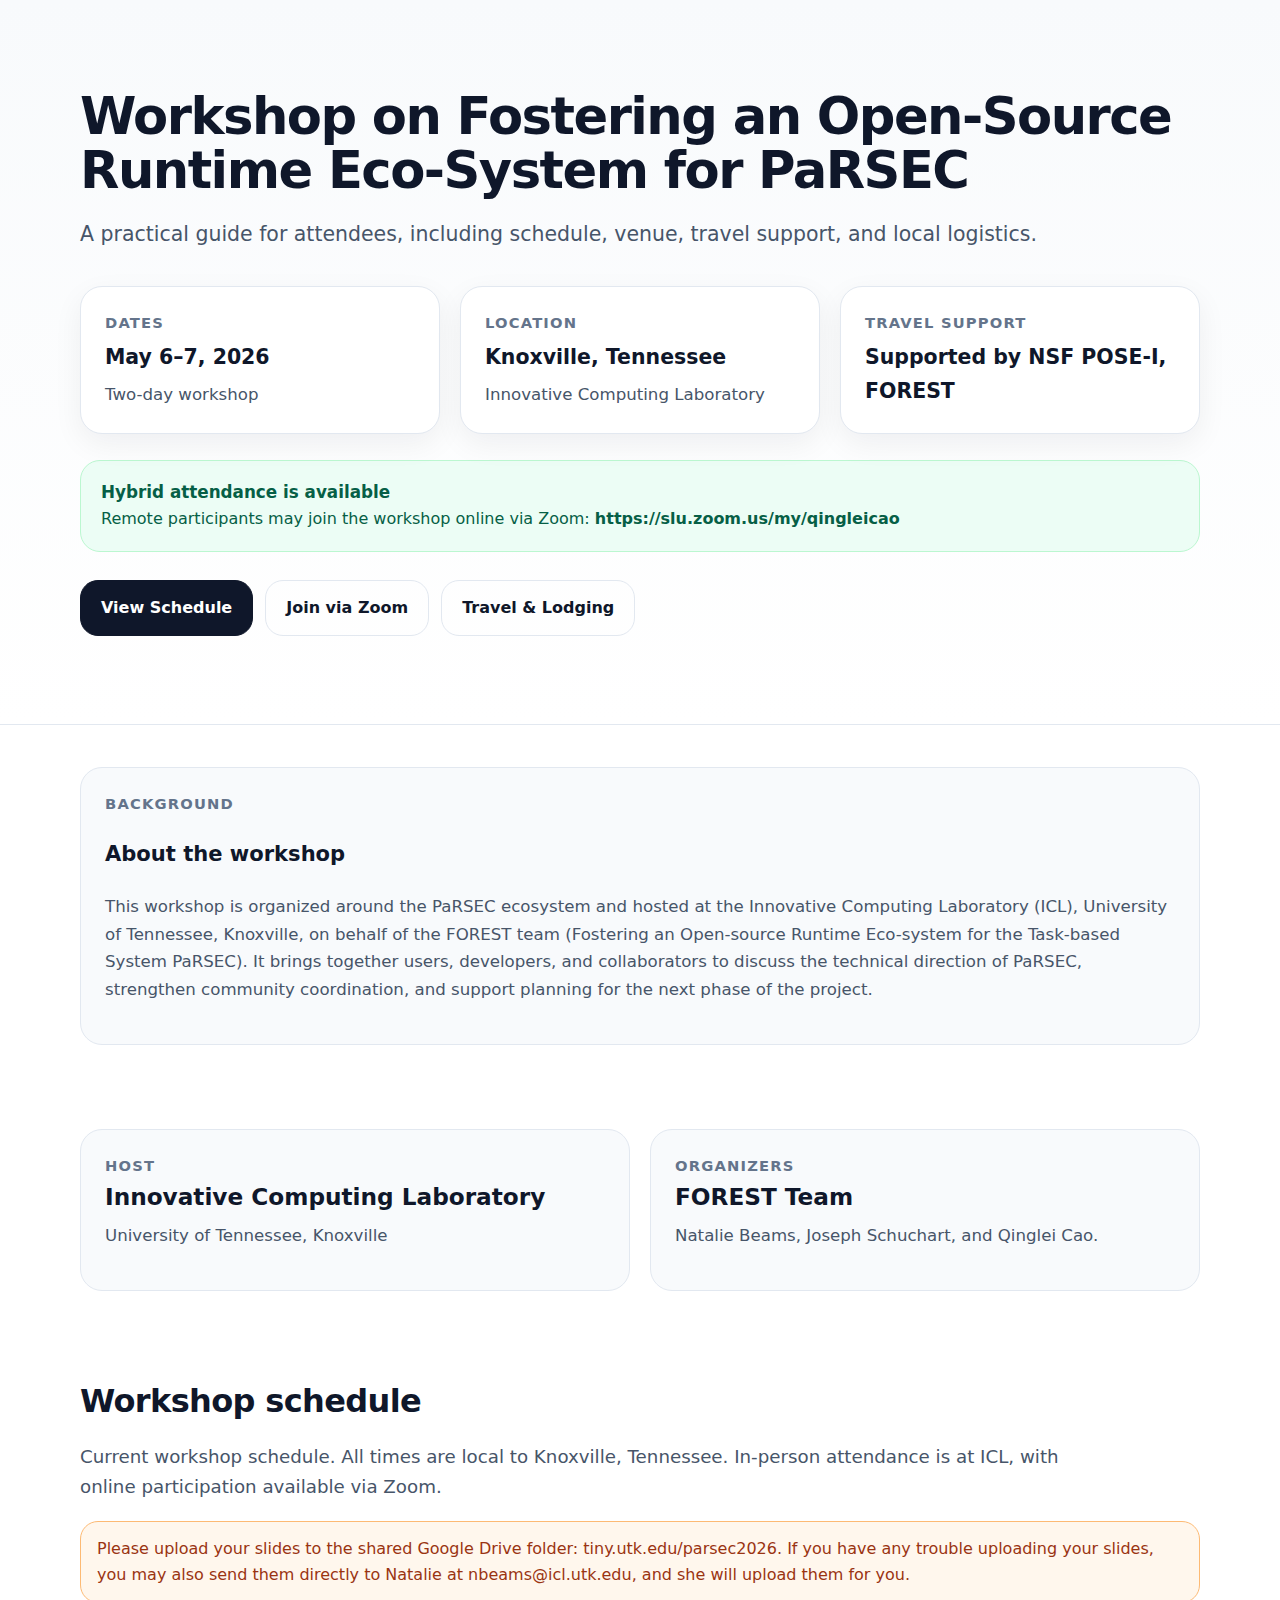
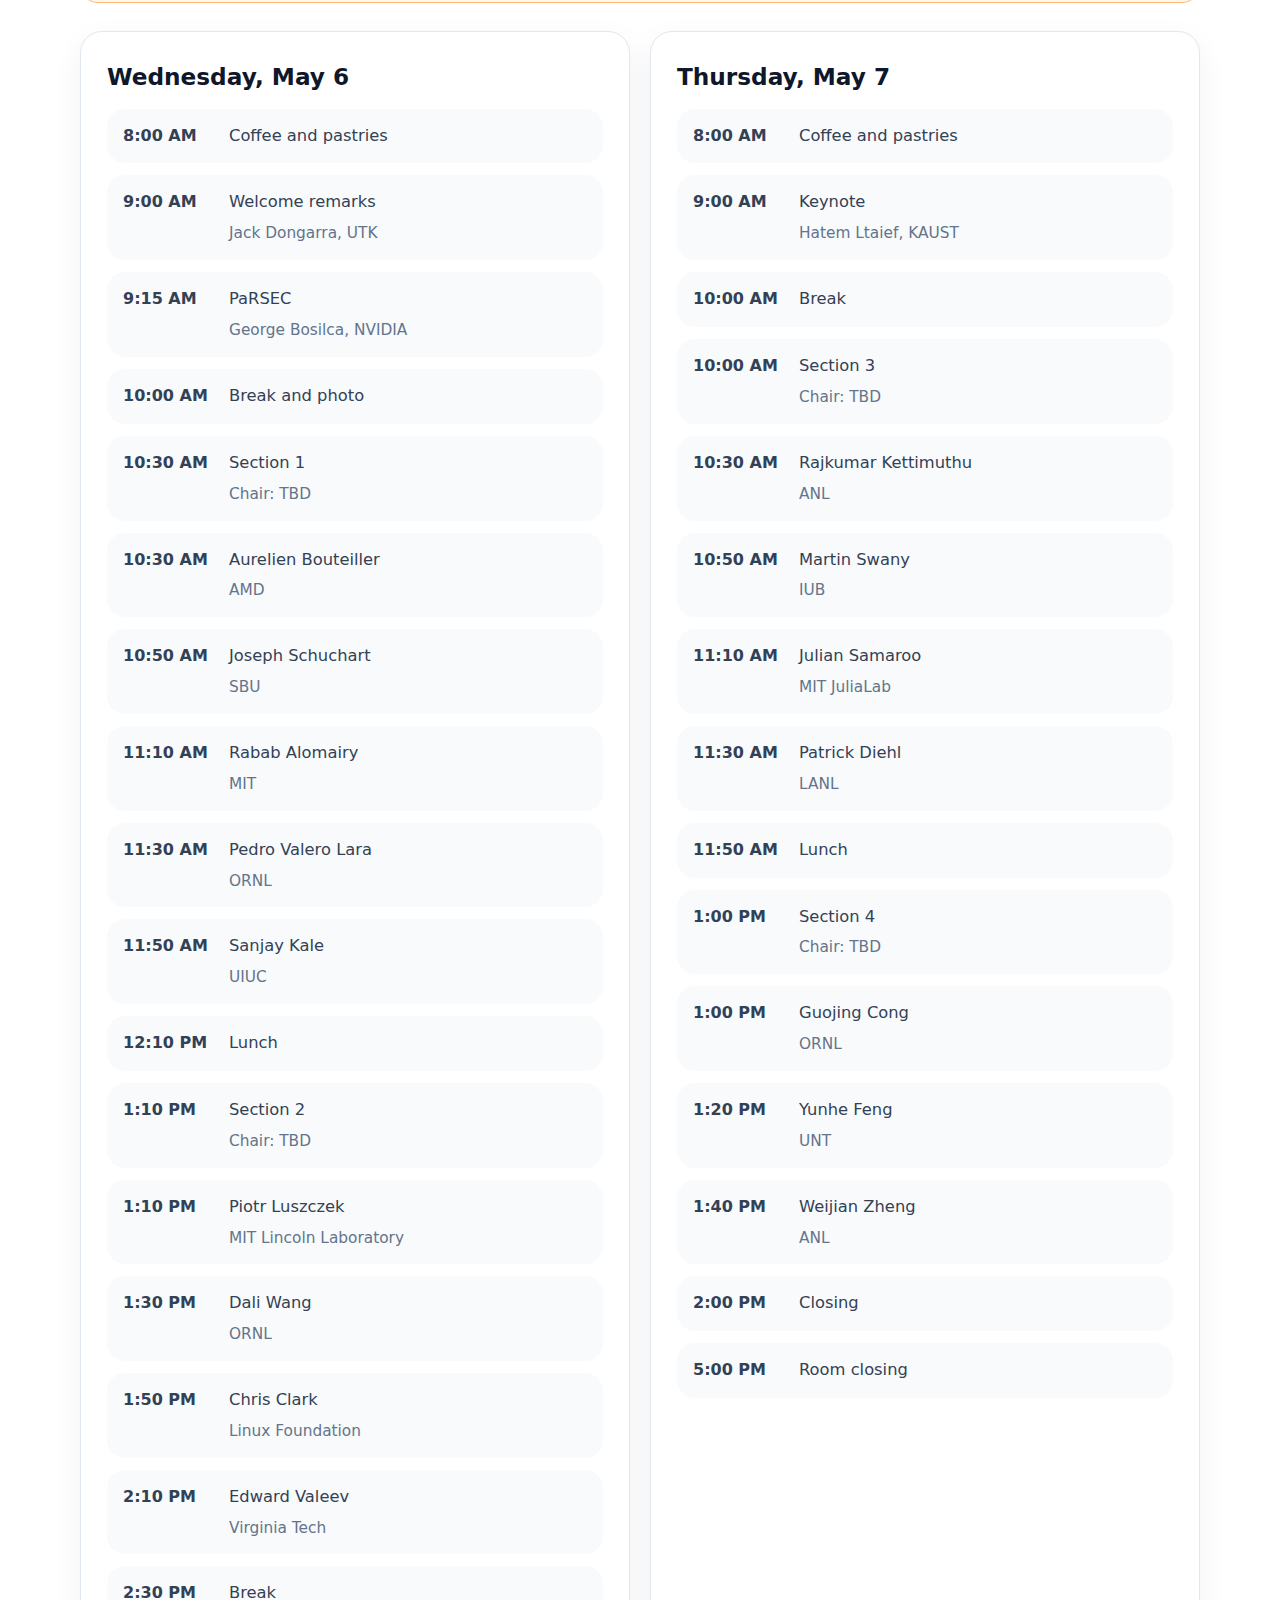
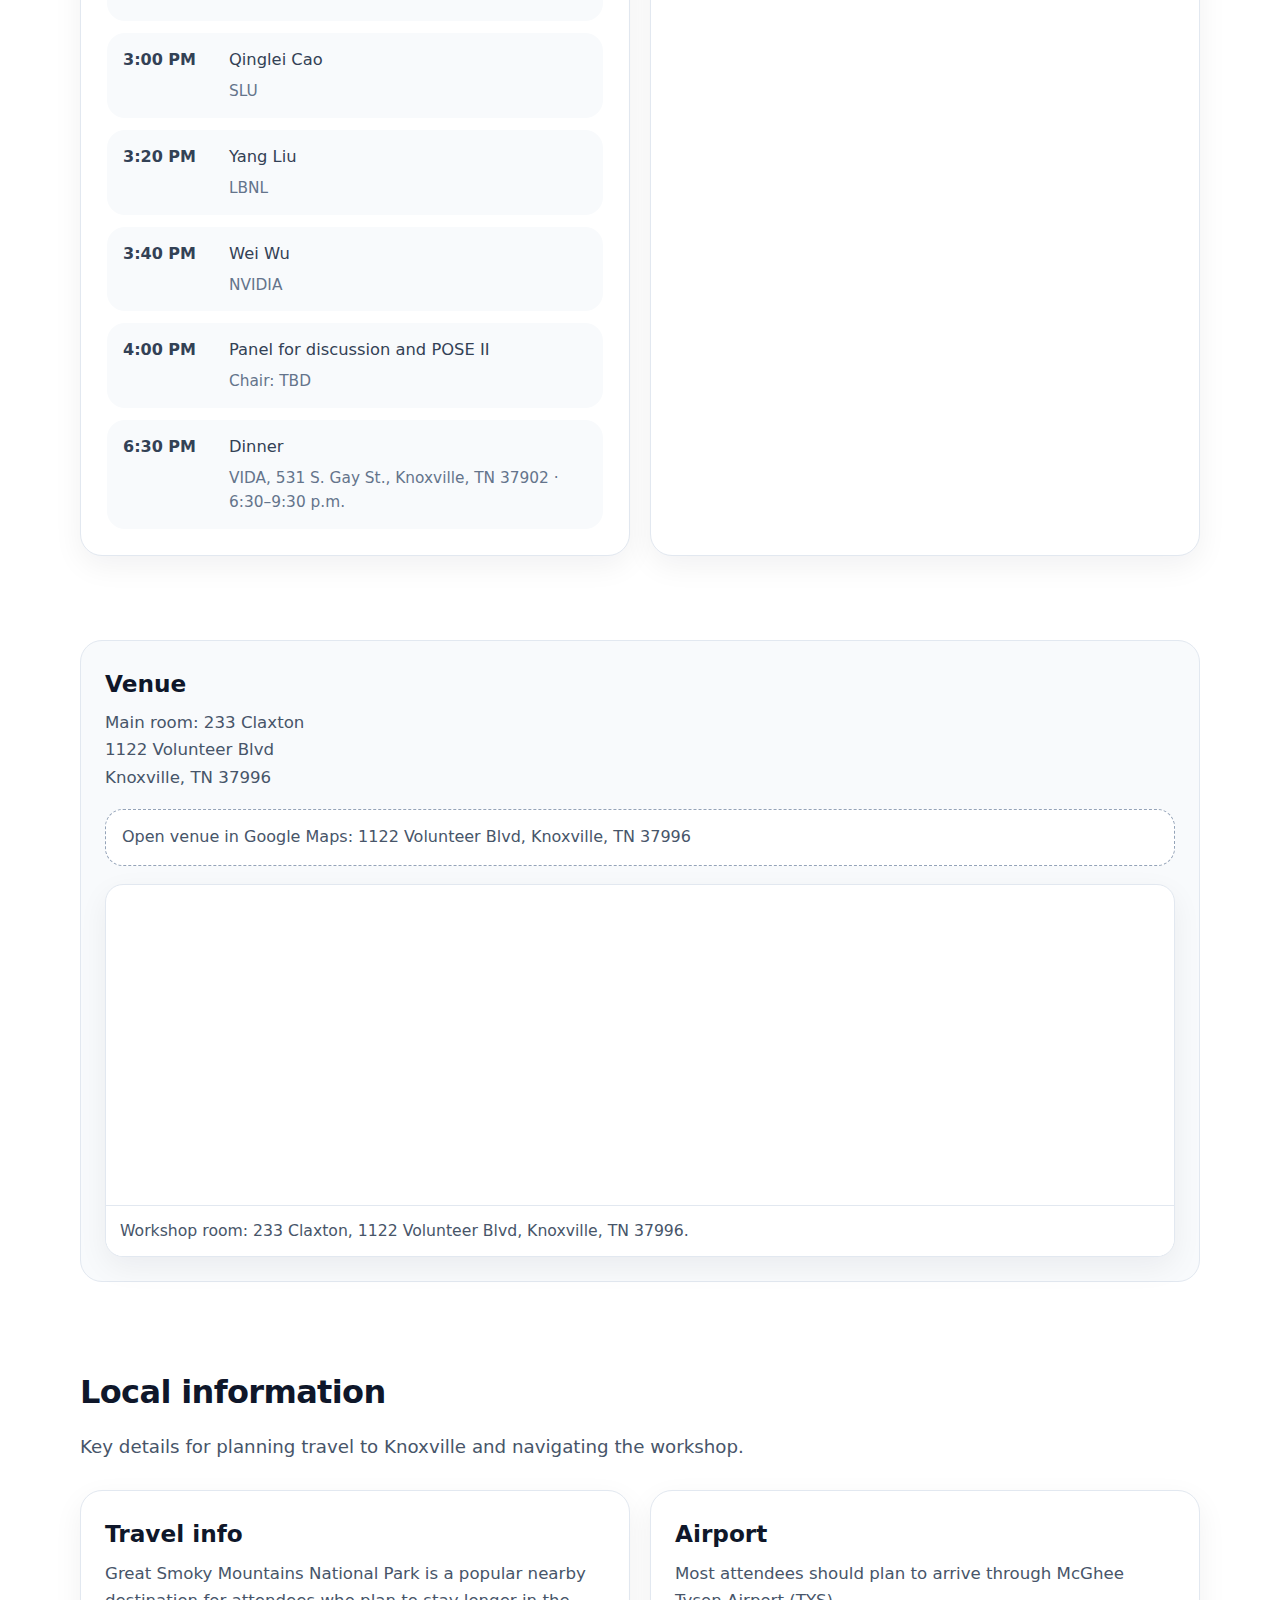
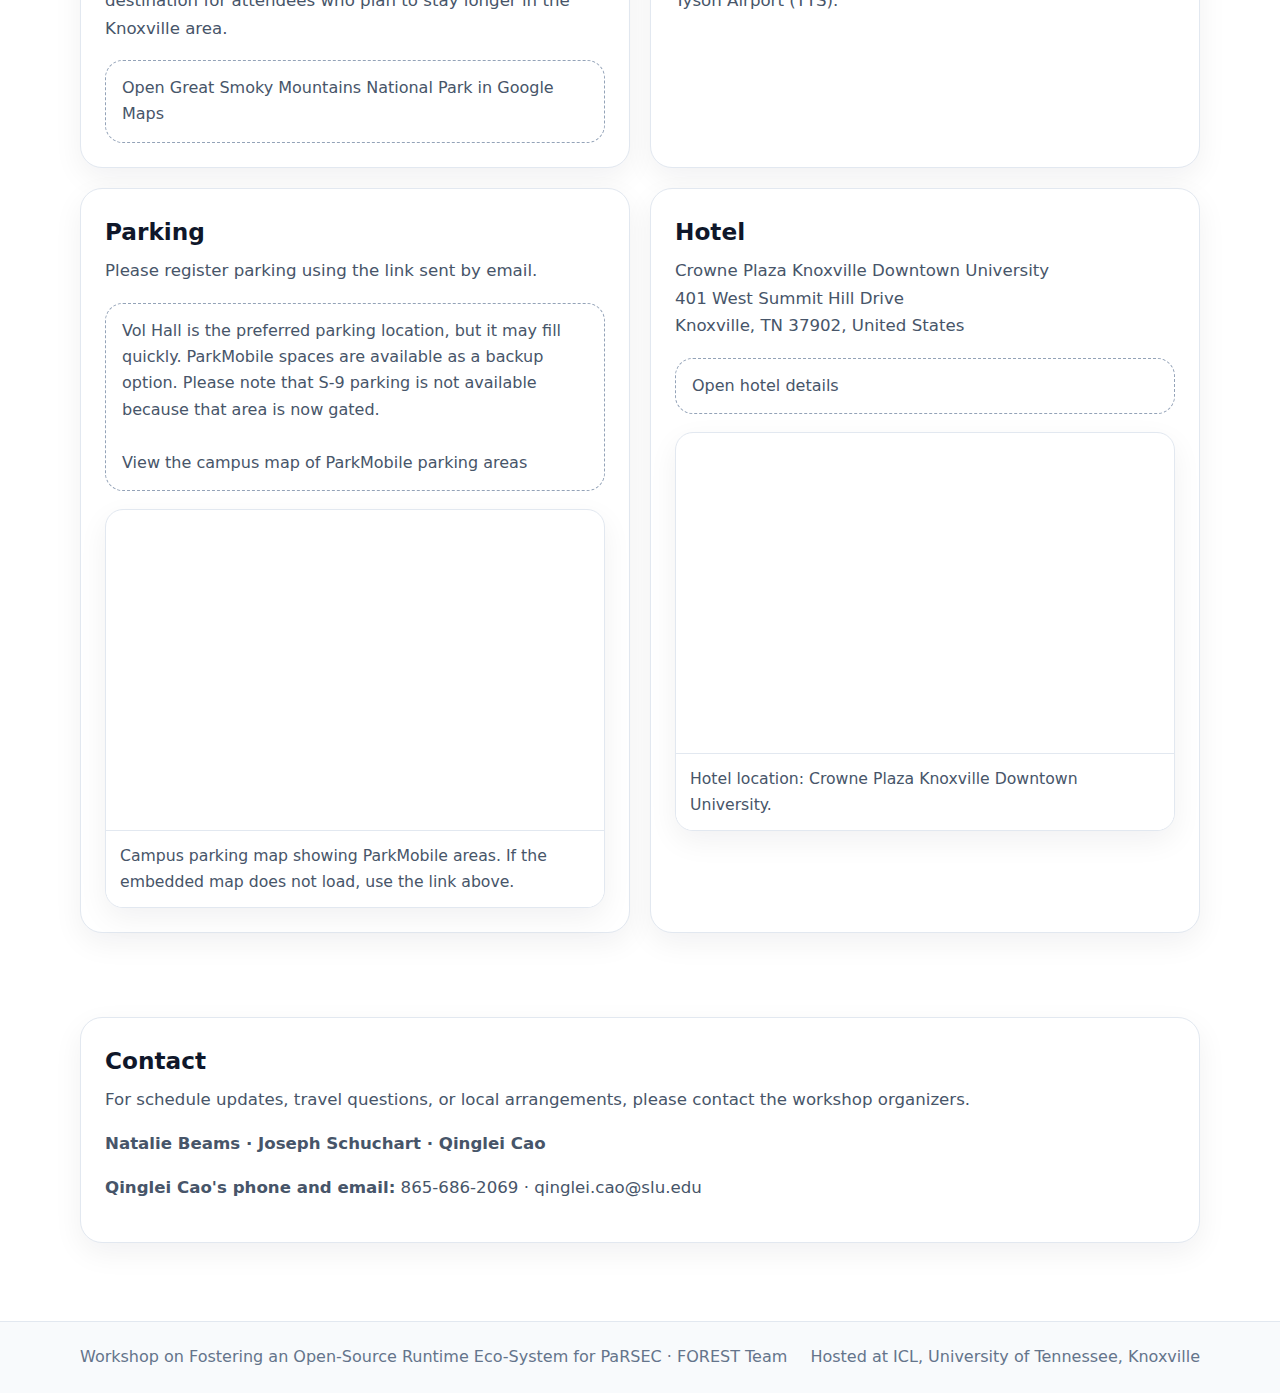
<file: parsec_workshop/index.html>
<!DOCTYPE html>
<html lang="en">
<head>
  <meta charset="UTF-8" />
  <meta name="viewport" content="width=device-width, initial-scale=1.0" />
  <title>Workshop on Fostering an Open-Source Runtime Eco-System for PaRSEC</title>
  <style>
    :root {
      --bg: #ffffff;
      --bg-soft: #f8fafc;
      --text: #0f172a;
      --muted: #475569;
      --border: #e2e8f0;
      --accent: #047857;
      --accent-soft: #ecfdf5;
      --shadow: 0 10px 30px rgba(15, 23, 42, 0.06);
      --radius: 22px;
      --maxw: 1120px;
    }

    * { box-sizing: border-box; }
    html { scroll-behavior: smooth; }
    body {
      margin: 0;
      font-family: Inter, ui-sans-serif, system-ui, -apple-system, BlinkMacSystemFont, "Segoe UI", sans-serif;
      background: var(--bg);
      color: var(--text);
      line-height: 1.65;
      font-size: 18px;
    }

    a { color: inherit; text-decoration: none; }

    .container {
      width: min(var(--maxw), calc(100% - 32px));
      margin: 0 auto;
    }

    .hero {
      background: linear-gradient(to bottom, #f8fafc, #ffffff);
      border-bottom: 1px solid var(--border);
    }

    .hero-inner {
      padding: 72px 0 88px;
    }

    .pill {
      display: inline-block;
      padding: 8px 14px;
      border: 1px solid #bbf7d0;
      background: var(--accent-soft);
      color: var(--accent);
      border-radius: 999px;
      font-size: 0.92rem;
      font-weight: 600;
    }

    h1 {
      margin: 18px 0 16px;
      font-size: clamp(2.3rem, 4vw, 4.4rem);
      line-height: 1.05;
      letter-spacing: -0.03em;
    }

    .lead {
      max-width: 980px;
      font-size: 1.28rem;
      color: var(--muted);
    }

    .top-grid,
    .info-grid,
    .local-grid,
    .two-col {
      display: grid;
      gap: 20px;
    }

    .top-grid {
      grid-template-columns: repeat(3, minmax(0, 1fr));
      margin-top: 34px;
    }

    .info-grid,
    .local-grid {
      grid-template-columns: repeat(2, minmax(0, 1fr));
    }

    .two-col {
      grid-template-columns: 0.95fr 1.05fr;
    }

    .card {
      background: #ffffff;
      border: 1px solid var(--border);
      border-radius: var(--radius);
      padding: 24px;
      box-shadow: var(--shadow);
    }

    .card.soft {
      background: var(--bg-soft);
      box-shadow: none;
    }

    .card.accent {
      background: var(--accent-soft);
      border-color: #bbf7d0;
    }

    .label {
      font-size: 0.92rem;
      font-weight: 700;
      color: #64748b;
      text-transform: uppercase;
      letter-spacing: 0.08em;
    }

    .value {
      margin-top: 6px;
      font-size: 1.28rem;
      font-weight: 700;
    }

    .sub {
      margin-top: 6px;
      color: var(--muted);
      font-size: 1.04rem;
    }

    .actions {
      display: flex;
      flex-wrap: wrap;
      gap: 12px;
      margin-top: 28px;
    }

    .hybrid-banner {
      margin-top: 26px;
      display: flex;
      flex-wrap: wrap;
      align-items: center;
      justify-content: space-between;
      gap: 14px;
      padding: 18px 20px;
      border: 1px solid #bbf7d0;
      background: var(--accent-soft);
      border-radius: 20px;
    }

    .hybrid-title {
      font-size: 1.05rem;
      font-weight: 700;
      color: #065f46;
    }

    .hybrid-text {
      color: #065f46;
      font-size: 1rem;
    }

    .hybrid-link {
      font-weight: 700;
      color: #065f46;
      word-break: break-all;
    }

    .btn {
      display: inline-block;
      padding: 14px 20px;
      border-radius: 18px;
      font-weight: 600;
      font-size: 1rem;
      border: 1px solid var(--border);
    }

    .btn.primary {
      background: var(--text);
      color: white;
      border-color: var(--text);
    }

    section {
      padding: 42px 0;
    }

    h2 {
      margin: 0;
      font-size: clamp(1.8rem, 2.5vw, 2.8rem);
      letter-spacing: -0.02em;
    }

    .section-intro {
      max-width: 980px;
      margin-top: 14px;
      color: var(--muted);
      font-size: 1.14rem;
    }

    .info-grid .card h3,
    .local-grid .card h3,
    .day-card h3,
    .contact-card h3,
    .travel-card h3,
    .location-card h3 {
      margin: 0;
      font-size: 1.45rem;
    }

    .schedule-grid {
      display: grid;
      grid-template-columns: repeat(2, minmax(0, 1fr));
      gap: 20px;
      margin-top: 28px;
    }

    .day-card {
      background: #ffffff;
      border: 1px solid var(--border);
      border-radius: var(--radius);
      padding: 26px;
      box-shadow: var(--shadow);
    }

    .agenda-item {
      display: grid;
      grid-template-columns: 90px 1fr;
      gap: 16px;
      padding: 14px 16px;
      margin-top: 12px;
      border-radius: 18px;
      background: var(--bg-soft);
    }

    .agenda-time {
      font-size: 1rem;
      font-weight: 700;
      color: #334155;
    }

    .agenda-title {
      color: #334155;
      font-size: 1.02rem;
    }

    .agenda-meta {
      margin-top: 6px;
      color: #64748b;
      font-size: 0.96rem;
      line-height: 1.55;
    }

    .note-box {
      margin-top: 18px;
      padding: 14px 16px;
      border: 1px dashed #94a3b8;
      border-radius: 18px;
      background: #ffffff;
      color: var(--muted);
      font-size: 1rem;
    }

    .note-box.orange {
      border: 1px solid #fdba74;
      background: #fff7ed;
      color: #9a3412;
    }

    .map-wrap {
      margin-top: 18px;
      border: 1px solid var(--border);
      border-radius: 18px;
      overflow: hidden;
      background: #ffffff;
      box-shadow: var(--shadow);
    }

    .map-frame {
      width: 100%;
      height: 320px;
      border: 0;
      display: block;
    }

    .map-caption {
      padding: 12px 14px;
      font-size: 0.98rem;
      color: var(--muted);
      background: #ffffff;
      border-top: 1px solid var(--border);
    }

    .travel-list {
      display: grid;
      gap: 12px;
      margin-top: 18px;
    }

    .travel-item {
      display: flex;
      gap: 12px;
      align-items: flex-start;
      padding: 14px 16px;
      background: #ffffff;
      border-radius: 18px;
      box-shadow: var(--shadow);
    }

    .dot {
      width: 10px;
      height: 10px;
      border-radius: 50%;
      background: #10b981;
      margin-top: 8px;
      flex: 0 0 auto;
    }

    footer {
      margin-top: 36px;
      border-top: 1px solid var(--border);
      background: var(--bg-soft);
    }

    .footer-inner {
      padding: 22px 0;
      display: flex;
      gap: 14px;
      justify-content: space-between;
      color: #64748b;
      font-size: 1rem;
    }

    @media (max-width: 900px) {
      .top-grid,
      .info-grid,
      .local-grid,
      .two-col,
      .schedule-grid {
        grid-template-columns: 1fr;
      }

      .hero-inner {
        padding: 56px 0 68px;
      }
    }

    @media (max-width: 560px) {
      .container {
        width: min(var(--maxw), calc(100% - 20px));
      }

      .card,
      .day-card {
        padding: 20px;
      }

      .agenda-item {
        grid-template-columns: 1fr;
        gap: 6px;
      }

      .footer-inner {
        flex-direction: column;
      }
    }
  </style>
</head>
<body>
  <header class="hero">
    <div class="container hero-inner">
<h1>Workshop on Fostering an Open-Source Runtime Eco-System for PaRSEC</h1>
      <p class="lead">
        A practical guide for attendees, including schedule, venue, travel support, and local logistics.
      </p>

      <div class="top-grid">
        <div class="card">
          <div class="label">Dates</div>
          <div class="value">May 6–7, 2026</div>
          <div class="sub">Two-day workshop</div>
        </div>
        <div class="card">
          <div class="label">Location</div>
          <div class="value">Knoxville, Tennessee</div>
          <div class="sub">Innovative Computing Laboratory</div>
        </div>
        <div class="card">
          <div class="label">Travel Support</div>
          <div class="value">Supported by NSF POSE-I, FOREST</div>
        </div>
      </div>

      <div class="hybrid-banner">
        <div>
          <div class="hybrid-title">Hybrid attendance is available</div>
          <div class="hybrid-text">Remote participants may join the workshop online via Zoom: <a class="hybrid-link" href="https://slu.zoom.us/my/qingleicao" target="_blank" rel="noopener noreferrer">https://slu.zoom.us/my/qingleicao</a></div>
        </div>
      </div>

      <div class="actions">
        <a class="btn primary" href="#schedule">View Schedule</a>
        <a class="btn" href="https://slu.zoom.us/my/qingleicao" target="_blank" rel="noopener noreferrer">Join via Zoom</a>
        <a class="btn" href="#travel">Travel &amp; Lodging</a>
      </div>
    </div>
  </header>

  <main>
    <section>
      <div class="container">
        <div class="card soft">
          <div class="label">Background</div>
          <h3>About the workshop</h3>
          <p class="sub">
            This workshop is organized around the PaRSEC ecosystem and hosted at the Innovative Computing Laboratory (ICL), University of Tennessee, Knoxville, on behalf of the FOREST team (Fostering an Open-source Runtime Eco-system for the Task-based System PaRSEC). It brings together users, developers, and collaborators to discuss the technical direction of PaRSEC, strengthen community coordination, and support planning for the next phase of the project.
          </p>
        </div>
      </div>
    </section>

    <section>
      <div class="container info-grid">
        <div class="card soft">
          <div class="label">Host</div>
          <h3>Innovative Computing Laboratory</h3>
          <p class="sub">University of Tennessee, Knoxville</p>
        </div>
        <div class="card soft">
          <div class="label">Organizers</div>
          <h3>FOREST Team</h3>
          <p class="sub">Natalie Beams, Joseph Schuchart, and Qinglei Cao.</p>
        </div>
      </div>
    </section>

    <section id="schedule">
      <div class="container">
        <h2>Workshop schedule</h2>
        <p class="section-intro">
          Current workshop schedule. All times are local to Knoxville, Tennessee. In-person attendance is at ICL, with online participation available via Zoom.
        </p>
        <div class="note-box orange">
          Please upload your slides to the shared Google Drive folder: <a href="https://tiny.utk.edu/parsec2026" target="_blank" rel="noopener noreferrer">tiny.utk.edu/parsec2026</a>. If you have any trouble uploading your slides, you may also send them directly to Natalie at <a href="mailto:nbeams@icl.utk.edu">nbeams@icl.utk.edu</a>, and she will upload them for you.
        </div>

        <div class="schedule-grid">
          <div class="day-card">
            <h3>Wednesday, May 6</h3>
            <div class="agenda-item">
              <div class="agenda-time">8:00 AM</div>
              <div>
                <div class="agenda-title">Coffee and pastries</div>
              </div>
            </div>
            <div class="agenda-item">
              <div class="agenda-time">9:00 AM</div>
              <div>
                <div class="agenda-title">Welcome remarks</div>
                <div class="agenda-meta">Jack Dongarra, UTK</div>
              </div>
            </div>
            <div class="agenda-item">
              <div class="agenda-time">9:15 AM</div>
              <div>
                <div class="agenda-title">PaRSEC</div>
                <div class="agenda-meta">George Bosilca, NVIDIA</div>
              </div>
            </div>
            <div class="agenda-item">
              <div class="agenda-time">10:00 AM</div>
              <div>
                <div class="agenda-title">Break and photo</div>
              </div>
            </div>
            <div class="agenda-item">
              <div class="agenda-time">10:30 AM</div>
              <div>
                <div class="agenda-title">Section 1</div>
                <div class="agenda-meta">Chair: TBD</div>
              </div>
            </div>
            <div class="agenda-item">
              <div class="agenda-time">10:30 AM</div>
              <div>
                <div class="agenda-title">Aurelien Bouteiller</div>
                <div class="agenda-meta">AMD</div>
              </div>
            </div>
            <div class="agenda-item">
              <div class="agenda-time">10:50 AM</div>
              <div>
                <div class="agenda-title">Joseph Schuchart</div>
                <div class="agenda-meta">SBU</div>
              </div>
            </div>
            <div class="agenda-item">
              <div class="agenda-time">11:10 AM</div>
              <div>
                <div class="agenda-title">Rabab Alomairy</div>
                <div class="agenda-meta">MIT</div>
              </div>
            </div>
            <div class="agenda-item">
              <div class="agenda-time">11:30 AM</div>
              <div>
                <div class="agenda-title">Pedro Valero Lara</div>
                <div class="agenda-meta">ORNL</div>
              </div>
            </div>
            <div class="agenda-item">
              <div class="agenda-time">11:50 AM</div>
              <div>
                <div class="agenda-title">Sanjay Kale</div>
                <div class="agenda-meta">UIUC</div>
              </div>
            </div>
            <div class="agenda-item">
              <div class="agenda-time">12:10 PM</div>
              <div>
                <div class="agenda-title">Lunch</div>
              </div>
            </div>
            <div class="agenda-item">
              <div class="agenda-time">1:10 PM</div>
              <div>
                <div class="agenda-title">Section 2</div>
                <div class="agenda-meta">Chair: TBD</div>
              </div>
            </div>
            <div class="agenda-item">
              <div class="agenda-time">1:10 PM</div>
              <div>
                <div class="agenda-title">Piotr Luszczek</div>
                <div class="agenda-meta">MIT Lincoln Laboratory</div>
              </div>
            </div>
            <div class="agenda-item">
              <div class="agenda-time">1:30 PM</div>
              <div>
                <div class="agenda-title">Dali Wang</div>
                <div class="agenda-meta">ORNL</div>
              </div>
            </div>
            <div class="agenda-item">
              <div class="agenda-time">1:50 PM</div>
              <div>
                <div class="agenda-title">Chris Clark</div>
                <div class="agenda-meta">Linux Foundation</div>
              </div>
            </div>
            <div class="agenda-item">
              <div class="agenda-time">2:10 PM</div>
              <div>
                <div class="agenda-title">Edward Valeev</div>
                <div class="agenda-meta">Virginia Tech</div>
              </div>
            </div>
            <div class="agenda-item">
              <div class="agenda-time">2:30 PM</div>
              <div>
                <div class="agenda-title">Break</div>
              </div>
            </div>
            <div class="agenda-item">
              <div class="agenda-time">3:00 PM</div>
              <div>
                <div class="agenda-title">Qinglei Cao</div>
                <div class="agenda-meta">SLU</div>
              </div>
            </div>
            <div class="agenda-item">
              <div class="agenda-time">3:20 PM</div>
              <div>
                <div class="agenda-title">Yang Liu</div>
                <div class="agenda-meta">LBNL</div>
              </div>
            </div>
            <div class="agenda-item">
              <div class="agenda-time">3:40 PM</div>
              <div>
                <div class="agenda-title">Wei Wu</div>
                <div class="agenda-meta">NVIDIA</div>
              </div>
            </div>
            <div class="agenda-item">
              <div class="agenda-time">4:00 PM</div>
              <div>
                <div class="agenda-title">Panel for discussion and POSE II</div>
                <div class="agenda-meta">Chair: TBD</div>
              </div>
            </div>
            <div class="agenda-item">
              <div class="agenda-time">6:30 PM</div>
              <div>
                <div class="agenda-title">Dinner</div>
                <div class="agenda-meta">VIDA, 531 S. Gay St., Knoxville, TN 37902 · 6:30–9:30 p.m.</div>
              </div>
            </div>
          </div>

          <div class="day-card">
            <h3>Thursday, May 7</h3>
            <div class="agenda-item">
              <div class="agenda-time">8:00 AM</div>
              <div>
                <div class="agenda-title">Coffee and pastries</div>
              </div>
            </div>
            <div class="agenda-item">
              <div class="agenda-time">9:00 AM</div>
              <div>
                <div class="agenda-title">Keynote</div>
                <div class="agenda-meta">Hatem Ltaief, KAUST</div>
              </div>
            </div>
            <div class="agenda-item">
              <div class="agenda-time">10:00 AM</div>
              <div>
                <div class="agenda-title">Break</div>
              </div>
            </div>
            <div class="agenda-item">
              <div class="agenda-time">10:00 AM</div>
              <div>
                <div class="agenda-title">Section 3</div>
                <div class="agenda-meta">Chair: TBD</div>
              </div>
            </div>
            <div class="agenda-item">
              <div class="agenda-time">10:30 AM</div>
              <div>
                <div class="agenda-title">Rajkumar Kettimuthu</div>
                <div class="agenda-meta">ANL</div>
              </div>
            </div>
            <div class="agenda-item">
              <div class="agenda-time">10:50 AM</div>
              <div>
                <div class="agenda-title">Martin Swany</div>
                <div class="agenda-meta">IUB</div>
              </div>
            </div>
            <div class="agenda-item">
              <div class="agenda-time">11:10 AM</div>
              <div>
                <div class="agenda-title">Julian Samaroo</div>
                <div class="agenda-meta">MIT JuliaLab</div>
              </div>
            </div>
            <div class="agenda-item">
              <div class="agenda-time">11:30 AM</div>
              <div>
                <div class="agenda-title">Patrick Diehl</div>
                <div class="agenda-meta">LANL</div>
              </div>
            </div>
            <div class="agenda-item">
              <div class="agenda-time">11:50 AM</div>
              <div>
                <div class="agenda-title">Lunch</div>
              </div>
            </div>
            <div class="agenda-item">
              <div class="agenda-time">1:00 PM</div>
              <div>
                <div class="agenda-title">Section 4</div>
                <div class="agenda-meta">Chair: TBD</div>
              </div>
            </div>
            <div class="agenda-item">
              <div class="agenda-time">1:00 PM</div>
              <div>
                <div class="agenda-title">Guojing Cong</div>
                <div class="agenda-meta">ORNL</div>
              </div>
            </div>
            <div class="agenda-item">
              <div class="agenda-time">1:20 PM</div>
              <div>
                <div class="agenda-title">Yunhe Feng</div>
                <div class="agenda-meta">UNT</div>
              </div>
            </div>
            <div class="agenda-item">
              <div class="agenda-time">1:40 PM</div>
              <div>
                <div class="agenda-title">Weijian Zheng</div>
                <div class="agenda-meta">ANL</div>
              </div>
            </div>
            <div class="agenda-item">
              <div class="agenda-time">2:00 PM</div>
              <div>
                <div class="agenda-title">Closing</div>
              </div>
            </div>
            <div class="agenda-item">
              <div class="agenda-time">5:00 PM</div>
              <div>
                <div class="agenda-title">Room closing</div>
              </div>
            </div>
          </div>
        </div>
      </div>
    </section>

    <section>
      <div class="container">
        <div class="card soft location-card">
          <h3>Venue</h3>
          <p class="sub">
            Main room: 233 Claxton<br />
            1122 Volunteer Blvd<br />
            Knoxville, TN 37996
          </p>
          <div class="note-box">
            Open venue in Google Maps: <a href="https://maps.google.com/?q=1122%20Volunteer%20Blvd%2C%20Knoxville%2C%20TN%2037996" target="_blank" rel="noopener noreferrer">1122 Volunteer Blvd, Knoxville, TN 37996</a>
          </div>
          <div class="map-wrap">
            <iframe
              class="map-frame"
              title="Venue map for 233 Claxton"
              loading="lazy"
              allowfullscreen
              referrerpolicy="no-referrer-when-downgrade"
              src="https://maps.google.com/maps?q=1122%20Volunteer%20Blvd%2C%20Knoxville%2C%20TN%2037996&z=16&output=embed">
            </iframe>
            <div class="map-caption">Workshop room: 233 Claxton, 1122 Volunteer Blvd, Knoxville, TN 37996.</div>
          </div>
        </div>
        </div>
        </div>
      </div>
    </section>

    <section id="travel">
      <div class="container">
        <h2>Local information</h2>
        <p class="section-intro">
          Key details for planning travel to Knoxville and navigating the workshop.
        </p>

        <div class="local-grid" style="margin-top: 28px; grid-template-columns: repeat(2, minmax(0, 1fr));">
          <div class="card">
            <h3>Travel info</h3>
            <p class="sub">
              Great Smoky Mountains National Park is a popular nearby destination for attendees who plan to stay longer in the Knoxville area.
            </p>
            <div class="note-box">
              <a href="https://maps.google.com/?q=Great+Smoky+Mountains+National+Park" target="_blank" rel="noopener noreferrer">Open Great Smoky Mountains National Park in Google Maps</a>
            </div>
          </div>
          <div class="card">
            <h3>Airport</h3>
            <p class="sub">Most attendees should plan to arrive through McGhee Tyson Airport (TYS).</p>
          </div>
          <div class="card">
            <h3>Parking</h3>
            <p class="sub">
              Please register parking using the link sent by email.
            </p>
            <div class="note-box">
              Vol Hall is the preferred parking location, but it may fill quickly. ParkMobile spaces are available as a backup option. Please note that S-9 parking is not available because that area is now gated.
              <br /><br />
              <a href="https://maps.utk.edu/?id=314#!ce/3047?ct/83108,101805,101806,101807?s/" target="_blank" rel="noopener noreferrer">View the campus map of ParkMobile parking areas</a>
            </div>
            <div class="map-wrap">
              <iframe
                class="map-frame"
                title="Campus parking map"
                loading="lazy"
                referrerpolicy="no-referrer-when-downgrade"
                src="https://maps.utk.edu/?id=314#!ce/3047?ct/83108,101805,101806,101807?s/">
              </iframe>
              <div class="map-caption">Campus parking map showing ParkMobile areas. If the embedded map does not load, use the link above.</div>
            </div>
          </div>
          <div class="card">
            <h3>Hotel</h3>
            <p class="sub">
              Crowne Plaza Knoxville Downtown University<br />
              401 West Summit Hill Drive<br />
              Knoxville, TN 37902, United States
            </p>
            <div class="note-box">
              <a href="https://www.ihg.com/crowneplaza/hotels/us/en/knoxville/tyssh/hoteldetail" target="_blank" rel="noopener noreferrer">Open hotel details</a>
            </div>
            <div class="map-wrap">
              <iframe
                class="map-frame"
                title="Hotel map for Crowne Plaza Knoxville Downtown University"
                loading="lazy"
                allowfullscreen
                referrerpolicy="no-referrer-when-downgrade"
                src="https://maps.google.com/maps?q=Crowne%20Plaza%20Knoxville%20Downtown%20University%2C%20401%20West%20Summit%20Hill%20Drive%2C%20Knoxville%2C%20TN%2037902&z=15&output=embed">
              </iframe>
              <div class="map-caption">Hotel location: Crowne Plaza Knoxville Downtown University.</div>
            </div>
          </div>
        </div>
      </div>
    </section>

    <section>
      <div class="container">
        <div class="card contact-card">
          <h3>Contact</h3>
          <p class="sub">
            For schedule updates, travel questions, or local arrangements, please contact the workshop organizers.
          </p>
          <p class="sub"><strong>Natalie Beams · Joseph Schuchart · Qinglei Cao</strong></p>
          <p class="sub"><strong>Qinglei Cao's phone and email:</strong> 865-686-2069 · <a href="mailto:qinglei.cao@slu.edu">qinglei.cao@slu.edu</a></p>
        </div>
      </div>
    </section>
  </main>

  <footer>
    <div class="container footer-inner">
      <div>Workshop on Fostering an Open-Source Runtime Eco-System for PaRSEC · FOREST Team</div>
      <div>Hosted at ICL, University of Tennessee, Knoxville</div>
    </div>
  </footer>
</body>
</html>
</file>
